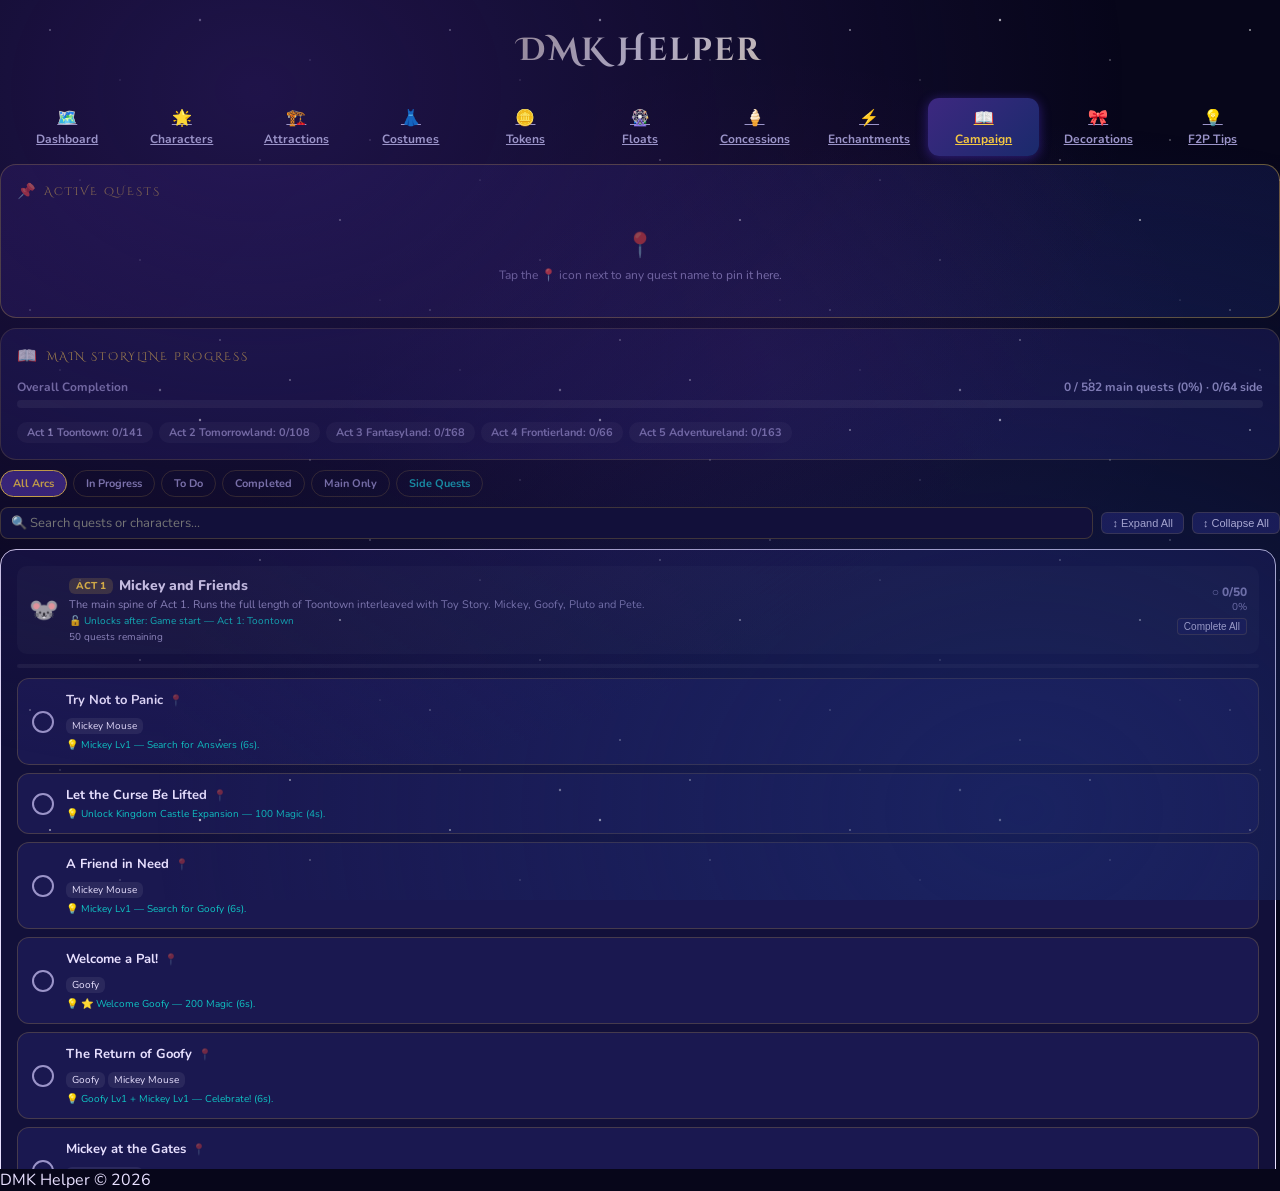
<file: campaign.html>
<!DOCTYPE html>
<html lang="en">

<head>
  <meta charset="UTF-8">
  <meta name="viewport" content="width=device-width, initial-scale=1.0">
  <title>Campaign — DMK Helper</title>
  <link
    href="https://fonts.googleapis.com/css2?family=Cinzel+Decorative:wght@700&family=Nunito:wght@400;600;700;800&display=swap"
    rel="stylesheet">
  <link rel="stylesheet" href="css/style.css">
</head>

<body data-page="campaign">
  <!-- Header -->
  <header>
    <h1>DMK Helper</h1>
  </header>

  <!-- Navigation -->
  <nav class="tabs">
    <a class="tab" href="index.html"><span class="tab-icon">🗺️</span>Dashboard</a>
    <a class="tab" href="characters.html"><span class="tab-icon">🌟</span>Characters</a>
    <a class="tab" href="attractions.html"><span class="tab-icon">🏗️</span>Attractions</a>
    <a class="tab" href="costumes.html"><span class="tab-icon">👗</span>Costumes</a>
    <a class="tab" href="tokens.html"><span class="tab-icon">🪙</span>Tokens</a>
    <a class="tab" href="floats.html"><span class="tab-icon">🎡</span>Floats</a>
    <a class="tab" href="concessions.html"><span class="tab-icon">🍦</span>Concessions</a>
    <a class="tab" href="enchantments.html"><span class="tab-icon">⚡</span>Enchantments</a>
    <a class="tab active" href="campaign.html"><span class="tab-icon">📖</span>Campaign</a>
    <a class="tab" href="decorations.html"><span class="tab-icon">🎀</span>Decorations</a>
    <a class="tab" href="tips.html"><span class="tab-icon">💡</span>F2P Tips</a>
  </nav>

  <!-- Main Content -->
  <main>
    <!-- CAMPAIGN -->
    <!-- CAMPAIGN -->
    <div id="tab-campaign" class="section active">

      <!-- ── ACTIVE QUESTS PANEL ── -->
      <div id="active-quests-panel" class="card"
        style="margin-bottom:10px;border-color:rgba(245,200,66,0.4);background:linear-gradient(135deg,rgba(42,26,94,0.55),rgba(26,42,108,0.35));">
        <div style="display:flex;align-items:center;gap:8px;margin-bottom:10px;">
          <span style="font-size:15px;">📌</span>
          <span
            style="font-family:'Cinzel Decorative',cursive;font-size:11px;color:var(--gold);letter-spacing:2px;text-transform:uppercase;">Active
            Quests</span>
          <span id="active-quest-count" style="font-size:11px;font-weight:600;color:var(--muted);"></span>
          <button id="clear-done-btn"
            style="margin-left:auto;font-size:10px;padding:2px 9px;border-radius:6px;border:1px solid rgba(57,232,124,0.3);background:rgba(57,232,124,0.08);color:var(--green);cursor:pointer;display:none;font-family:'Nunito',sans-serif;font-weight:700;">
            ✓ Clear Done
          </button>
        </div>
        <div id="active-quest-list" style="display:flex;flex-direction:column;gap:6px;"></div>
        <div id="active-quest-empty" style="text-align:center;padding:18px 10px;color:var(--muted);font-size:12px;">
          <span style="font-size:24px;display:block;margin-bottom:6px;opacity:0.5;">📍</span>
          Tap the 📍 icon next to any quest name to pin it here.
        </div>
      </div>

      <!-- ── STORYLINE PROGRESS ── -->
      <div class="card" style="margin-bottom:10px;">
        <div class="card-title"><span class="icon">📖</span>Main Storyline Progress</div>
        <div class="prog-header">
          <span>Overall Completion</span>
          <span id="story-pct-label">0 / 0 quests</span>
        </div>
        <div class="prog-bar">
          <div class="prog-fill" id="story-prog-bar" style="width:0%"></div>
        </div>
        <div style="display:flex;gap:6px;flex-wrap:wrap;margin-top:8px;" id="arc-pill-row"></div>
      </div>

      <div class="char-filters" style="margin-bottom:10px;">
        <button class="filter-btn active" data-filter="all">All Arcs</button>
        <button class="filter-btn" data-filter="inprogress">In Progress</button>
        <button class="filter-btn" data-filter="todo">To Do</button>
        <button class="filter-btn" data-filter="done">Completed</button>
        <button class="filter-btn" data-filter="main">Main Only</button>
        <button class="filter-btn" data-filter="side" style="color:var(--teal);">Side Quests</button>
      </div>

      <div style="display:flex;gap:8px;align-items:center;margin-bottom:10px;">
        <input type="text" id="campaign-search" placeholder="🔍 Search quests or characters..." autocomplete="off"
          style="flex:1;background:var(--input);border:1px solid var(--border);border-radius:8px;padding:6px 10px;color:var(--text);font-size:13px;">
        <button id="expand-all-arcs-btn"
          style="font-size:11px;padding:4px 10px;border-radius:6px;border:1px solid var(--border);background:var(--card2);color:var(--text);cursor:pointer;white-space:nowrap;">↕
          Expand All</button>
        <button id="collapse-all-arcs-btn"
          style="font-size:11px;padding:4px 10px;border-radius:6px;border:1px solid var(--border);background:var(--card2);color:var(--text);cursor:pointer;white-space:nowrap;">↕
          Collapse All</button>
      </div>

      <div class="scroll-y">
        <div id="arc-list"></div>
      </div>
    </div>
  </main>

  <!-- Footer -->
  <footer>
    <p>DMK Helper © 2026</p>
  </footer>
  <script src="data.js"></script>
  <script src="main.js"></script>
</body>

</html>
</file>
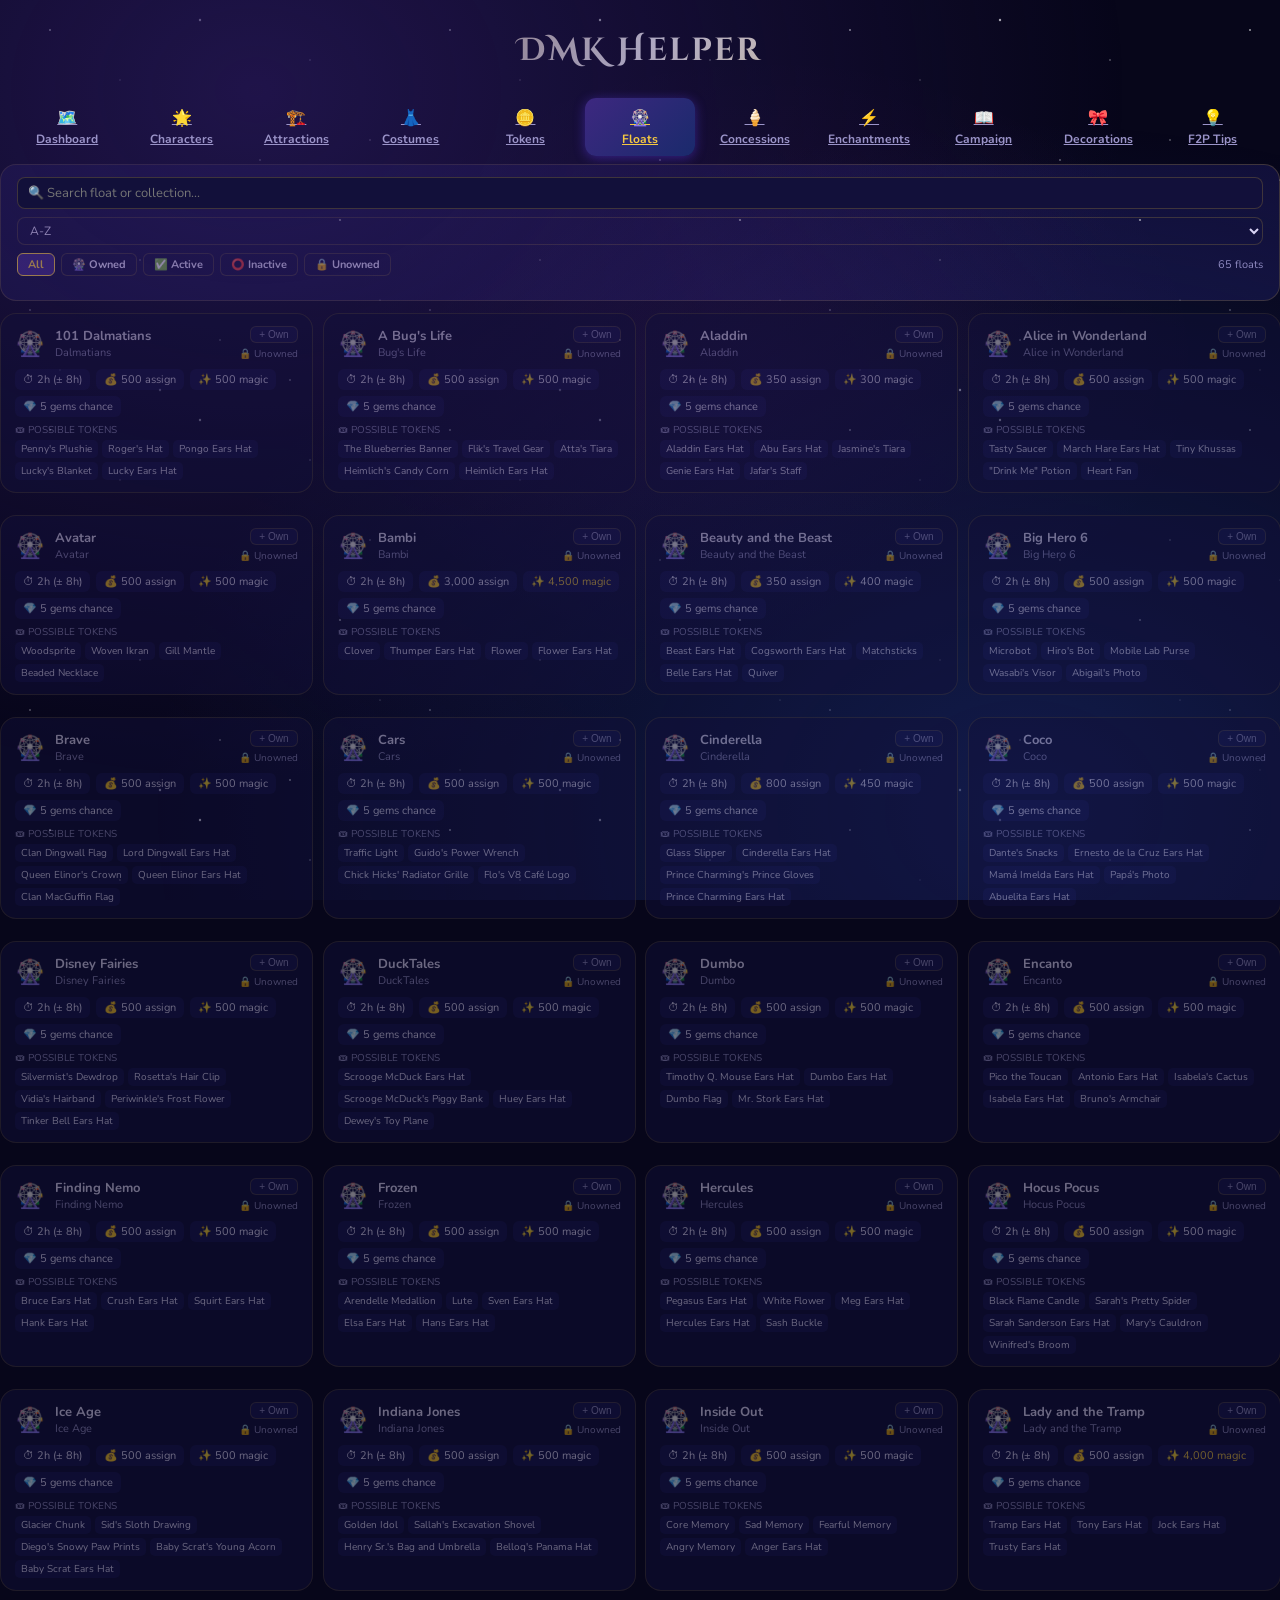
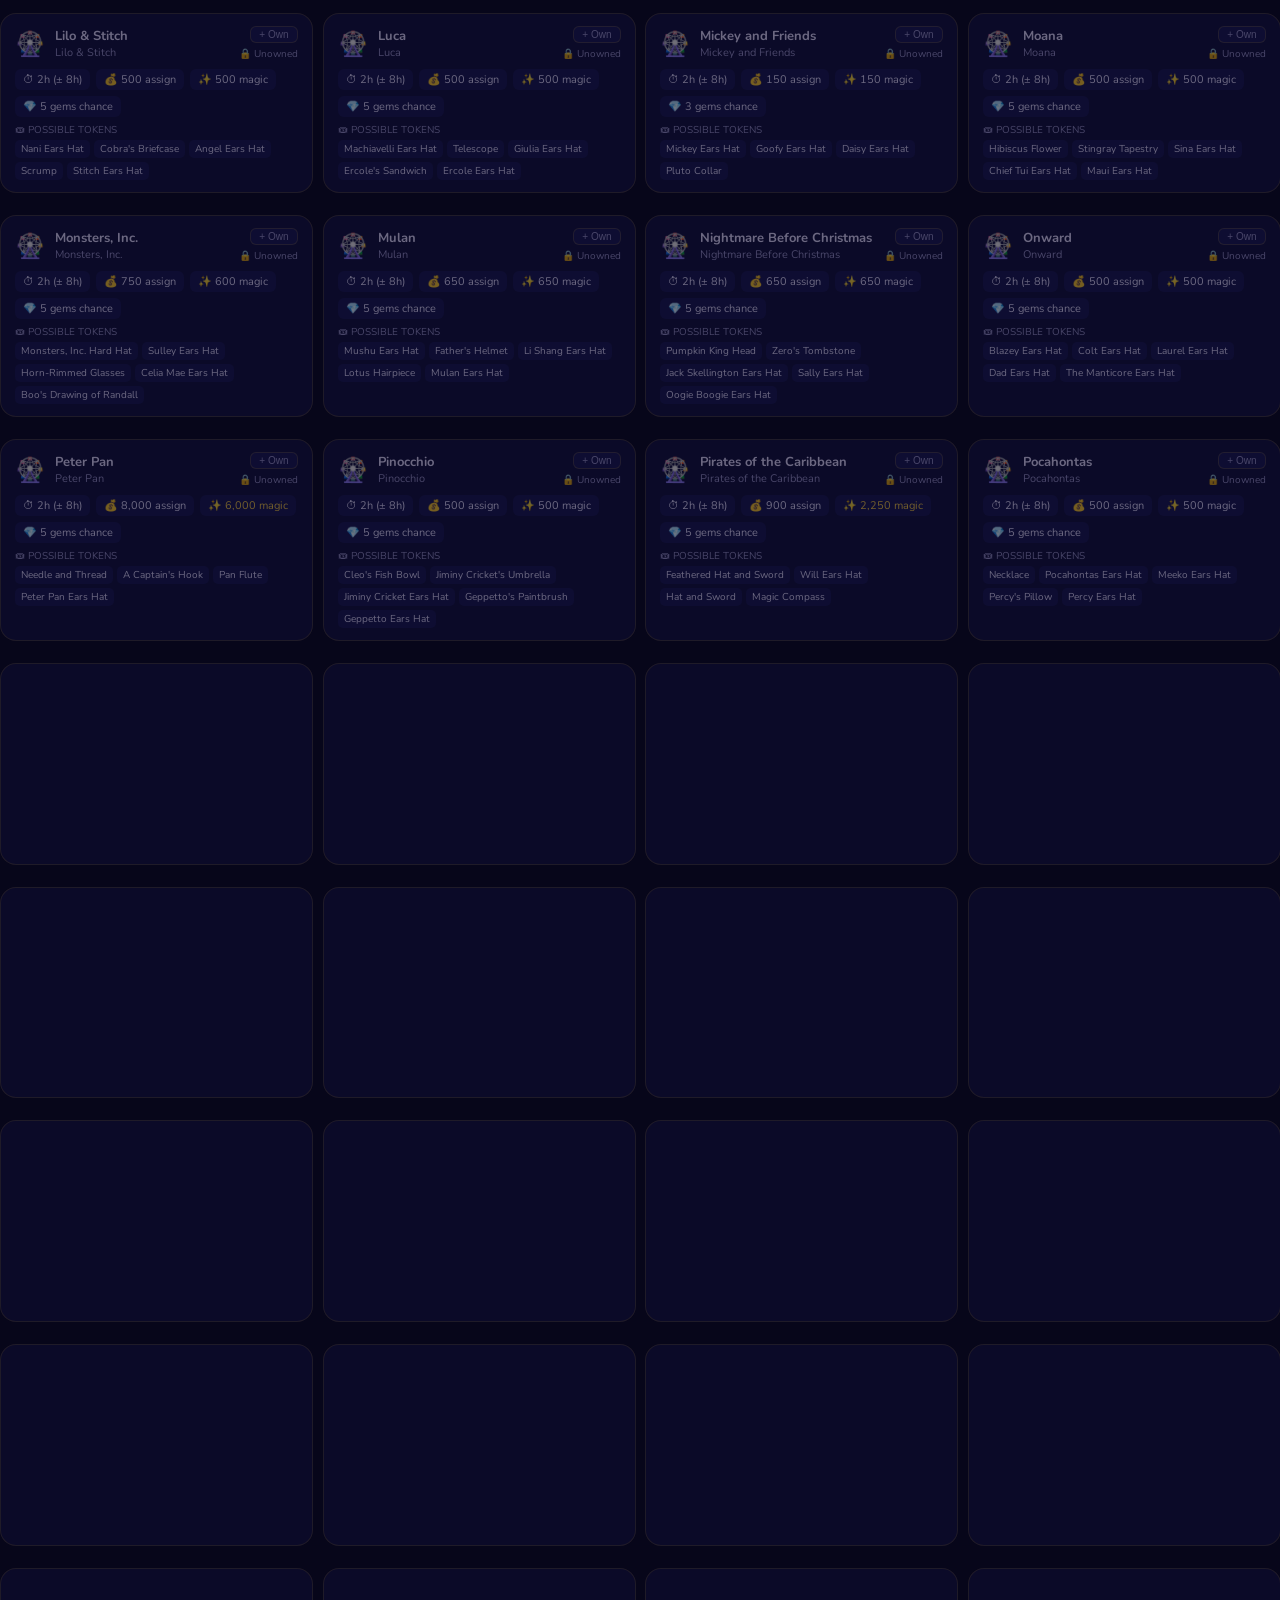
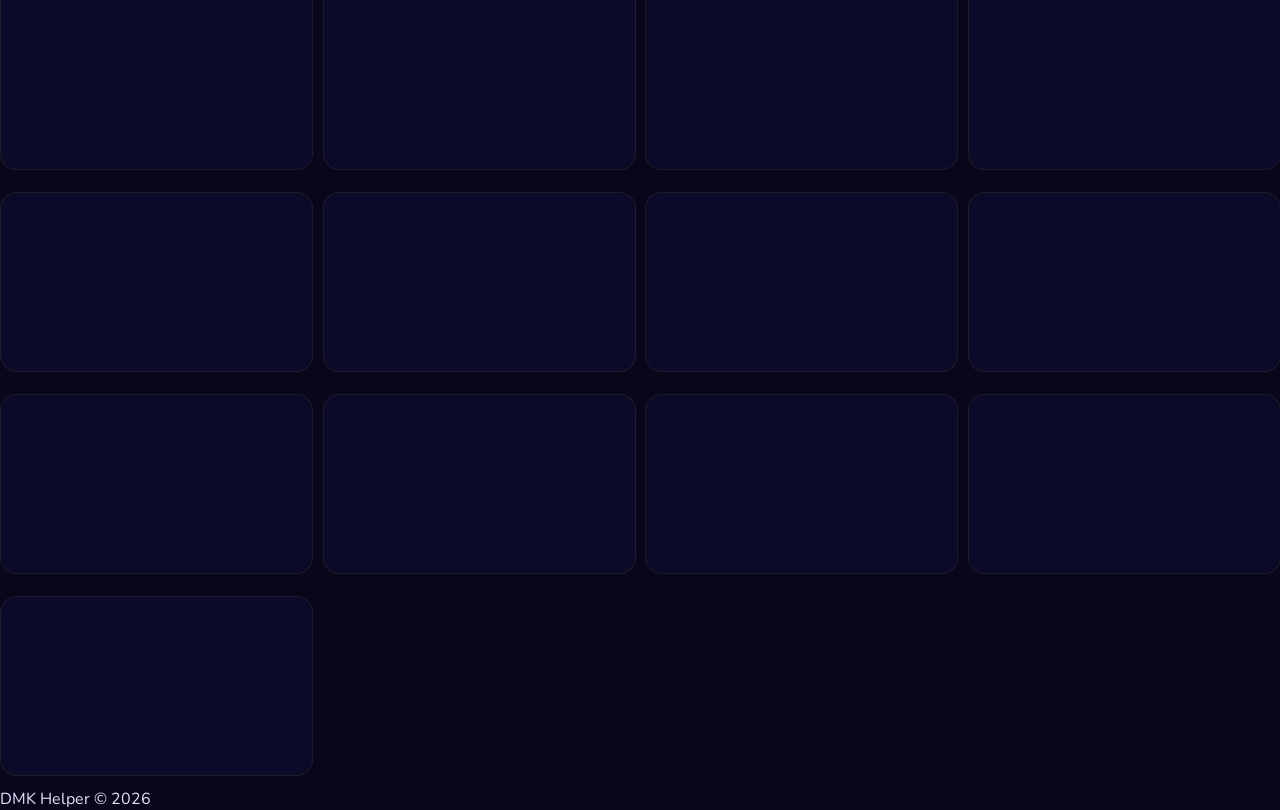
<file: floats.html>
<!DOCTYPE html>
<html lang="en">
<head>
  <meta charset="UTF-8">
  <meta name="viewport" content="width=device-width, initial-scale=1.0">
  <title>Floats — DMK Helper</title>
  <link
    href="https://fonts.googleapis.com/css2?family=Cinzel+Decorative:wght@700&family=Nunito:wght@400;600;700;800&display=swap"
    rel="stylesheet">
  <link rel="stylesheet" href="css/style.css">
</head>
<body data-page="floats">
  <!-- Header -->
  <header>
    <h1>DMK Helper</h1>
  </header>

  <!-- Navigation -->
  <nav class="tabs">
    <a class="tab" href="index.html"><span class="tab-icon">🗺️</span>Dashboard</a>
    <a class="tab" href="characters.html"><span class="tab-icon">🌟</span>Characters</a>
    <a class="tab" href="attractions.html"><span class="tab-icon">🏗️</span>Attractions</a>
    <a class="tab" href="costumes.html"><span class="tab-icon">👗</span>Costumes</a>
    <a class="tab" href="tokens.html"><span class="tab-icon">🪙</span>Tokens</a>
    <a class="tab active" href="floats.html"><span class="tab-icon">🎡</span>Floats</a>
    <a class="tab" href="concessions.html"><span class="tab-icon">🍦</span>Concessions</a>
    <a class="tab" href="enchantments.html"><span class="tab-icon">⚡</span>Enchantments</a>
    <a class="tab" href="campaign.html"><span class="tab-icon">📖</span>Campaign</a>
    <a class="tab" href="decorations.html"><span class="tab-icon">🎀</span>Decorations</a>
    <a class="tab" href="tips.html"><span class="tab-icon">💡</span>F2P Tips</a>
  </nav>

  <!-- Main Content -->
  <main>
    <!-- Floats -->
    <div id="tab-floats" class="section active">
      <div class="card" style="padding:12px 16px;">
      <div style="display:flex;gap:8px;align-items:center;flex-wrap:wrap;">
        <input type="text" id="float-search" placeholder="🔍 Search float or collection..." autocomplete="off"
          style="flex:1;min-width:160px;background:var(--input);border:1px solid var(--border);border-radius:8px;padding:6px 10px;color:var(--text);font-size:13px;">
        <select id="float-sort"
          style="background:var(--input);border:1px solid var(--border);color:var(--text);font-size:12px;border-radius:8px;padding:4px 8px;cursor:pointer;height:28px;">
          <option value="name">A-Z</option>
          <option value="magic">Magic Reward</option>
          <option value="cost">Assign Cost</option>
        </select>
      </div>
      <div class="char-filters" style="margin-top:8px;display:flex;gap:6px;flex-wrap:wrap;align-items:center;">
        <button data-filter="all" id="float-btn-all" class="filter-btn" style="font-size:11px;padding:3px 10px;border-radius:6px;border:1px solid var(--border);background:var(--accent);color:#fff;cursor:pointer;">All</button>
        <button data-filter="owned" id="float-btn-owned" class="filter-btn" style="font-size:11px;padding:3px 10px;border-radius:6px;border:1px solid var(--border);background:var(--card);color:var(--text);cursor:pointer;">🎡 Owned</button>
        <button data-filter="active" id="float-btn-active" class="filter-btn" style="font-size:11px;padding:3px 10px;border-radius:6px;border:1px solid var(--border);background:var(--card);color:var(--text);cursor:pointer;">✅ Active</button>
        <button data-filter="inactive" id="float-btn-inactive" class="filter-btn" style="font-size:11px;padding:3px 10px;border-radius:6px;border:1px solid var(--border);background:var(--card);color:var(--text);cursor:pointer;">⭕ Inactive</button>
        <button data-filter="unowned" id="float-btn-unowned" class="filter-btn" style="font-size:11px;padding:3px 10px;border-radius:6px;border:1px solid var(--border);background:var(--card);color:var(--text);cursor:pointer;">🔒 Unowned</button>
        <span id="float-count" style="margin-left:auto;font-size:11px;color:var(--muted);"></span>
      </div>
    </div>
    <div style="margin-top:8px;">
      <div id="float-list" style="display:grid;grid-template-columns:repeat(auto-fill,minmax(300px,1fr));gap:10px;"></div>
    </div>
    </div>
  </main>

  <!-- Footer -->
  <footer>
    <p>DMK Helper © 2026</p>
  </footer>
   <script src="data.js"></script>
  <script src="main.js"></script>
</body>
</html>
</file>
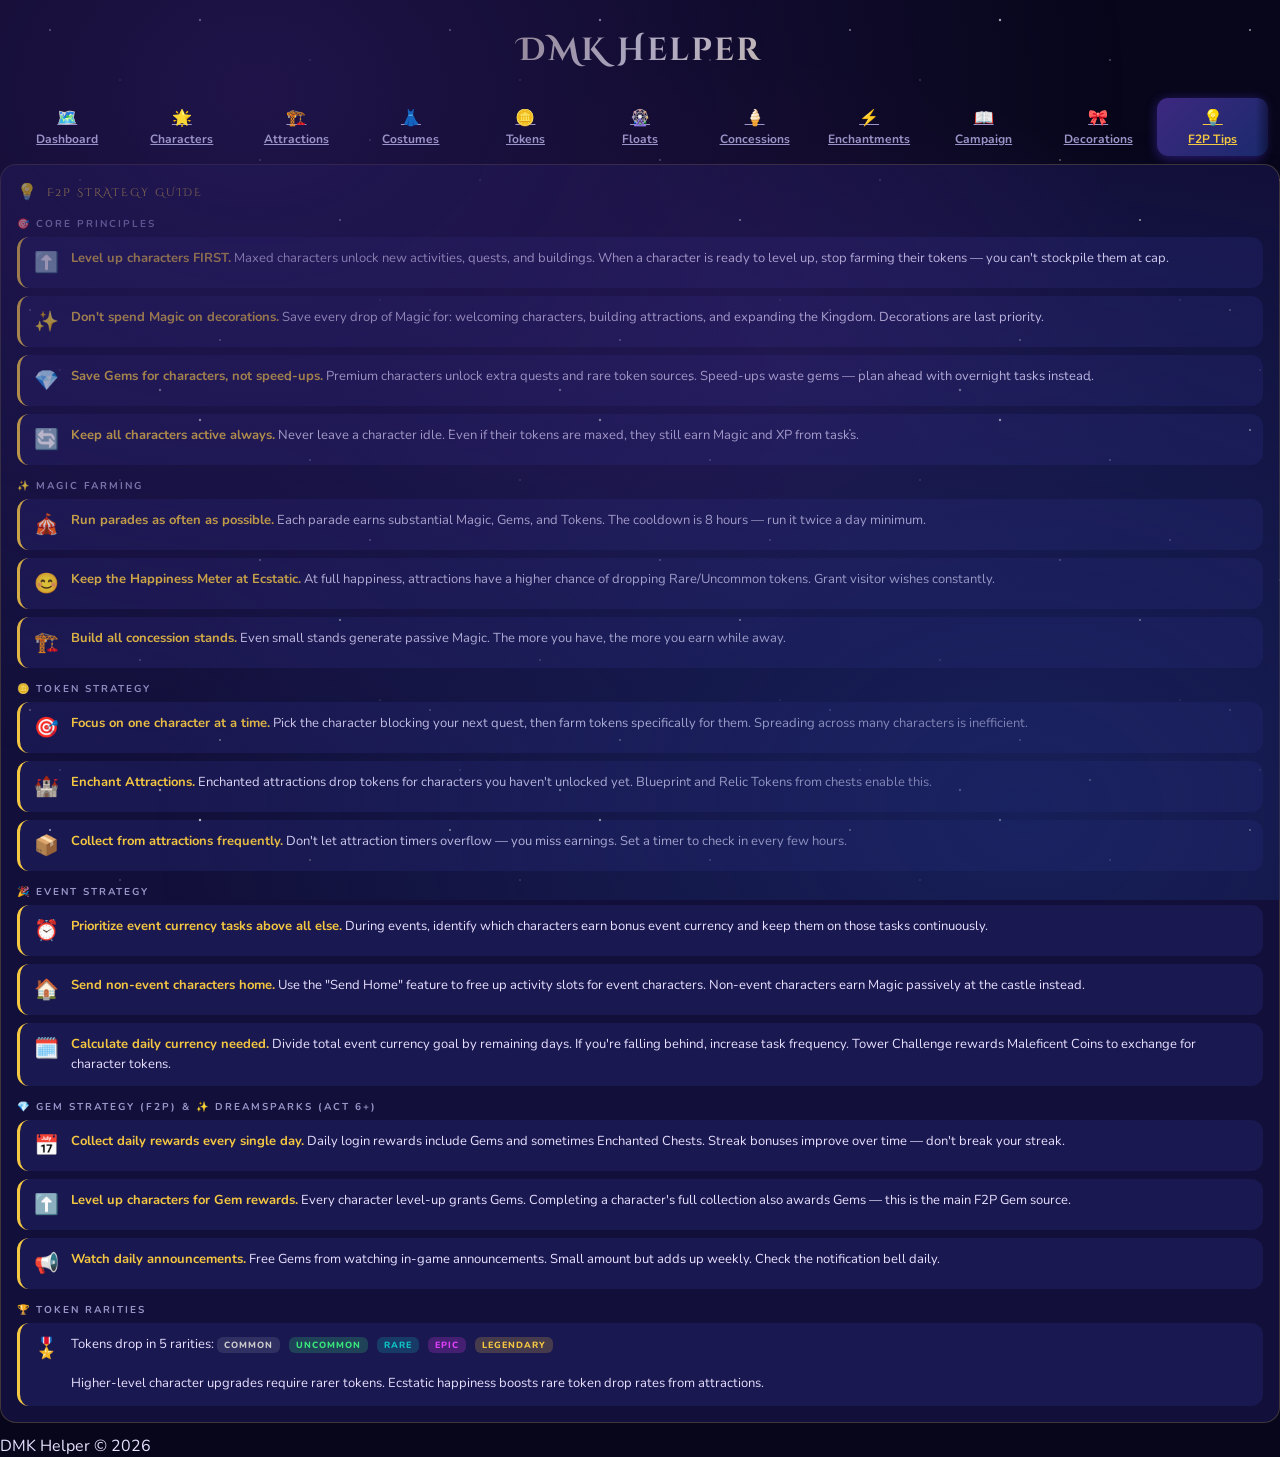
<file: tips.html>
<!DOCTYPE html>
<html lang="en">

<head>
  <meta charset="UTF-8">
  <meta name="viewport" content="width=device-width, initial-scale=1.0">
  <title>F2P Tips — DMK Helper</title>
  <link
    href="https://fonts.googleapis.com/css2?family=Cinzel+Decorative:wght@700&family=Nunito:wght@400;600;700;800&display=swap"
    rel="stylesheet">
  <link rel="stylesheet" href="css/style.css">
</head>

<body data-page="tips">
  <!-- Header -->
  <header>
    <h1>DMK Helper</h1>
  </header>

  <!-- Navigation -->
  <nav class="tabs">
    <a class="tab" href="index.html"><span class="tab-icon">🗺️</span>Dashboard</a>
    <a class="tab" href="characters.html"><span class="tab-icon">🌟</span>Characters</a>
    <a class="tab" href="attractions.html"><span class="tab-icon">🏗️</span>Attractions</a>
    <a class="tab" href="costumes.html"><span class="tab-icon">👗</span>Costumes</a>
    <a class="tab" href="tokens.html"><span class="tab-icon">🪙</span>Tokens</a>
    <a class="tab" href="floats.html"><span class="tab-icon">🎡</span>Floats</a>
    <a class="tab" href="concessions.html"><span class="tab-icon">🍦</span>Concessions</a>
    <a class="tab" href="enchantments.html"><span class="tab-icon">⚡</span>Enchantments</a>
    <a class="tab" href="campaign.html"><span class="tab-icon">📖</span>Campaign</a>
    <a class="tab" href="decorations.html"><span class="tab-icon">🎀</span>Decorations</a>
    <a class="tab active" href="tips.html"><span class="tab-icon">💡</span>F2P Tips</a>
  </nav>

  <!-- Main Content -->
  <main>
    <!-- TIPS -->
    <div id="tab-tips" class="section active">
      <div class="card">
        <div class="card-title"><span class="icon">💡</span>F2P Strategy Guide</div>

        <div class="tip-category">🎯 Core Principles</div>
        <div class="tip-list">
          <div class="tip-item">
            <span class="tip-icon">⬆️</span>
            <div class="tip-text"><strong>Level up characters FIRST.</strong> Maxed characters unlock new activities,
              quests, and buildings. When a character is ready to level up, stop farming their tokens — you can't
              stockpile them at cap.</div>
          </div>
          <div class="tip-item">
            <span class="tip-icon">✨</span>
            <div class="tip-text"><strong>Don't spend Magic on decorations.</strong> Save every drop of Magic for:
              welcoming characters, building attractions, and expanding the Kingdom. Decorations are last priority.
            </div>
          </div>
          <div class="tip-item">
            <span class="tip-icon">💎</span>
            <div class="tip-text"><strong>Save Gems for characters, not speed-ups.</strong> Premium characters unlock
              extra quests and rare token sources. Speed-ups waste gems — plan ahead with overnight tasks instead.</div>
          </div>
          <div class="tip-item">
            <span class="tip-icon">🔄</span>
            <div class="tip-text"><strong>Keep all characters active always.</strong> Never leave a character idle. Even
              if their tokens are maxed, they still earn Magic and XP from tasks.</div>
          </div>
        </div>

        <div class="tip-category">✨ Magic Farming</div>
        <div class="tip-list">
          <div class="tip-item">
            <span class="tip-icon">🎪</span>
            <div class="tip-text"><strong>Run parades as often as possible.</strong> Each parade earns substantial
              Magic, Gems, and Tokens. The cooldown is 8 hours — run it twice a day minimum.</div>
          </div>
          <div class="tip-item">
            <span class="tip-icon">😊</span>
            <div class="tip-text"><strong>Keep the Happiness Meter at Ecstatic.</strong> At full happiness, attractions
              have a higher chance of dropping Rare/Uncommon tokens. Grant visitor wishes constantly.</div>
          </div>
          <div class="tip-item">
            <span class="tip-icon">🏗️</span>
            <div class="tip-text"><strong>Build all concession stands.</strong> Even small stands generate passive
              Magic. The more you have, the more you earn while away.</div>
          </div>
        </div>

        <div class="tip-category">🪙 Token Strategy</div>
        <div class="tip-list">
          <div class="tip-item">
            <span class="tip-icon">🎯</span>
            <div class="tip-text"><strong>Focus on one character at a time.</strong> Pick the character blocking your
              next quest, then farm tokens specifically for them. Spreading across many characters is inefficient.</div>
          </div>
          <div class="tip-item">
            <span class="tip-icon">🏰</span>
            <div class="tip-text"><strong>Enchant Attractions.</strong> Enchanted attractions drop tokens for characters
              you haven't unlocked yet. Blueprint and Relic Tokens from chests enable this.</div>
          </div>
          <div class="tip-item">
            <span class="tip-icon">📦</span>
            <div class="tip-text"><strong>Collect from attractions frequently.</strong> Don't let attraction timers
              overflow — you miss earnings. Set a timer to check in every few hours.</div>
          </div>
        </div>

        <div class="tip-category">🎉 Event Strategy</div>
        <div class="tip-list">
          <div class="tip-item">
            <span class="tip-icon">⏰</span>
            <div class="tip-text"><strong>Prioritize event currency tasks above all else.</strong> During events,
              identify which characters earn bonus event currency and keep them on those tasks continuously.</div>
          </div>
          <div class="tip-item">
            <span class="tip-icon">🏠</span>
            <div class="tip-text"><strong>Send non-event characters home.</strong> Use the "Send Home" feature to free
              up activity slots for event characters. Non-event characters earn Magic passively at the castle instead.
            </div>
          </div>
          <div class="tip-item">
            <span class="tip-icon">🗓️</span>
            <div class="tip-text"><strong>Calculate daily currency needed.</strong> Divide total event currency goal by
              remaining days. If you're falling behind, increase task frequency. Tower Challenge rewards Maleficent
              Coins to exchange for character tokens.</div>
          </div>
        </div>

        <div class="tip-category">💎 Gem Strategy (F2P) &amp; ✨ Dreamsparks (Act 6+)</div>
        <div class="tip-list">
          <div class="tip-item">
            <span class="tip-icon">📅</span>
            <div class="tip-text"><strong>Collect daily rewards every single day.</strong> Daily login rewards include
              Gems and sometimes Enchanted Chests. Streak bonuses improve over time — don't break your streak.</div>
          </div>
          <div class="tip-item">
            <span class="tip-icon">⬆️</span>
            <div class="tip-text"><strong>Level up characters for Gem rewards.</strong> Every character level-up grants
              Gems. Completing a character's full collection also awards Gems — this is the main F2P Gem source.</div>
          </div>
          <div class="tip-item">
            <span class="tip-icon">📢</span>
            <div class="tip-text"><strong>Watch daily announcements.</strong> Free Gems from watching in-game
              announcements. Small amount but adds up weekly. Check the notification bell daily.</div>
          </div>
        </div>

        <div class="tip-category">🏆 Token Rarities</div>
        <div class="tip-list">
          <div class="tip-item">
            <span class="tip-icon">🎖️</span>
            <div class="tip-text">
              Tokens drop in 5 rarities:
              <span class="rarity rarity-common">Common</span> &nbsp;
              <span class="rarity rarity-uncommon">Uncommon</span> &nbsp;
              <span class="rarity rarity-rare">Rare</span> &nbsp;
              <span class="rarity rarity-epic">Epic</span> &nbsp;
              <span class="rarity rarity-legendary">Legendary</span><br><br>
              Higher-level character upgrades require rarer tokens. Ecstatic happiness boosts rare token drop rates from
              attractions.
            </div>
          </div>
        </div>
      </div>
    </div>
  </main>

  <!-- Footer -->
  <footer>
    <p>DMK Helper © 2026</p>
  </footer>
</body>

</html>
</file>
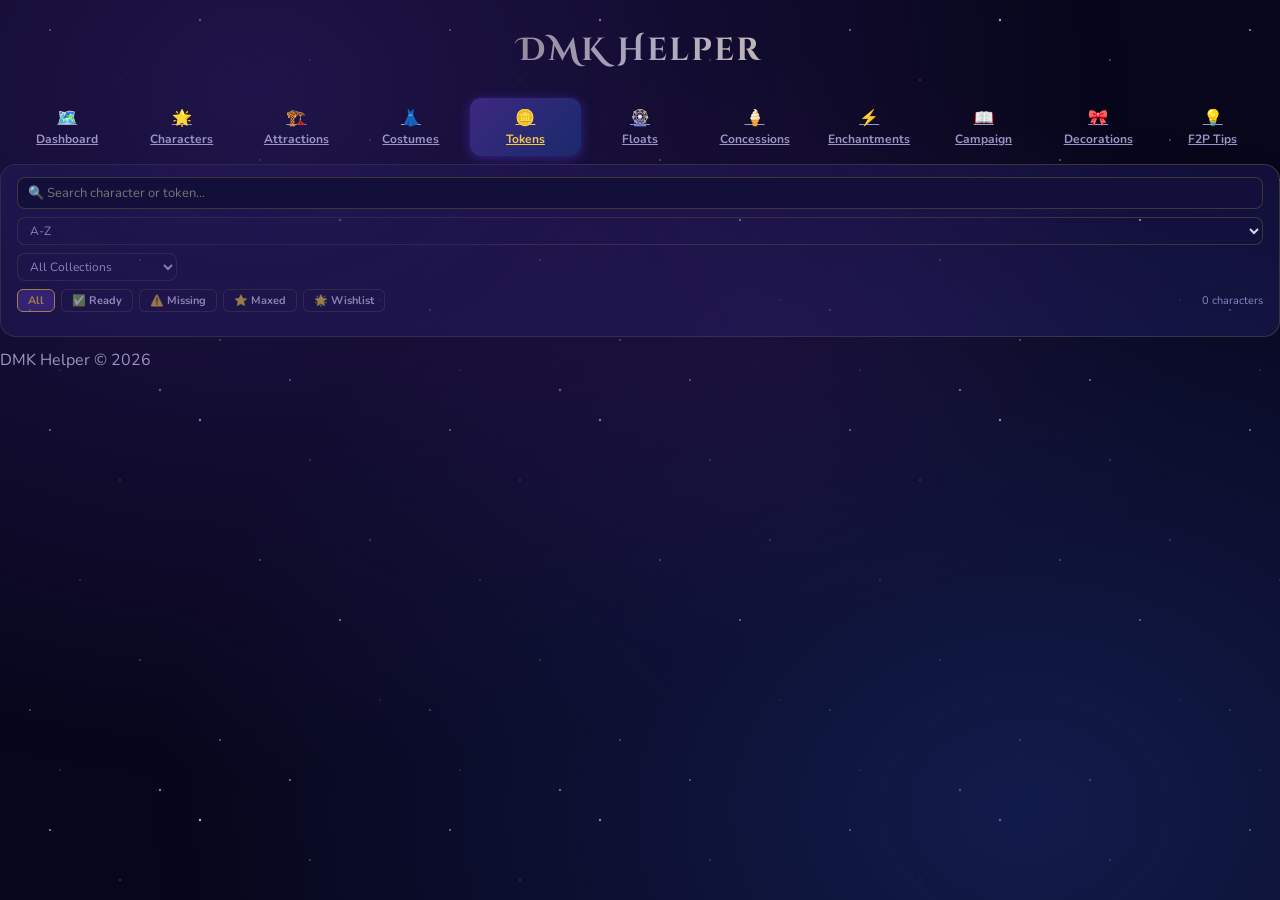
<file: tokens.html>
<!DOCTYPE html>
<html lang="en">
<head>
  <meta charset="UTF-8">
  <meta name="viewport" content="width=device-width, initial-scale=1.0">
  <title>Tokens — DMK Helper</title>
  <link
    href="https://fonts.googleapis.com/css2?family=Cinzel+Decorative:wght@700&family=Nunito:wght@400;600;700;800&display=swap"
    rel="stylesheet">
  <link rel="stylesheet" href="css/style.css">
</head>
<body data-page="tokens">
  <!-- Header -->
  <header>
    <h1>DMK Helper</h1>
  </header>

  <!-- Navigation -->
  <nav class="tabs">
    <a class="tab" href="index.html"><span class="tab-icon">🗺️</span>Dashboard</a>
    <a class="tab" href="characters.html"><span class="tab-icon">🌟</span>Characters</a>
    <a class="tab" href="attractions.html"><span class="tab-icon">🏗️</span>Attractions</a>
    <a class="tab" href="costumes.html"><span class="tab-icon">👗</span>Costumes</a>
    <a class="tab active" href="tokens.html"><span class="tab-icon">🪙</span>Tokens</a>
    <a class="tab" href="floats.html"><span class="tab-icon">🎡</span>Floats</a>
    <a class="tab" href="concessions.html"><span class="tab-icon">🍦</span>Concessions</a>
    <a class="tab" href="enchantments.html"><span class="tab-icon">⚡</span>Enchantments</a>
    <a class="tab" href="campaign.html"><span class="tab-icon">📖</span>Campaign</a>
    <a class="tab" href="decorations.html"><span class="tab-icon">🎀</span>Decorations</a>
    <a class="tab" href="tips.html"><span class="tab-icon">💡</span>F2P Tips</a>
  </nav>

  <!-- Main Content -->
  <main>
    <!-- tokens -->
    <div id="tab-tokens" class="section active">
      <div class="card" style="padding:12px 16px;">
      <div style="display:flex;gap:8px;align-items:center;flex-wrap:wrap;">
        <input type="text" id="tok-search" placeholder="🔍 Search character or token..." autocomplete="off"
          style="flex:1;min-width:160px;background:var(--input);border:1px solid var(--border);border-radius:8px;padding:6px 10px;color:var(--text);font-size:13px;"
          >
        <select id="tok-sort"
          style="background:var(--input);border:1px solid var(--border);color:var(--text);font-size:12px;border-radius:8px;padding:4px 8px;cursor:pointer;height:28px;">
          <option value="name">A-Z</option>
          <option value="ready">Ready First</option>
          <option value="progress">Most Progress</option>
        </select>
        <select id="tok-coll-filter"
          style="background:var(--input);border:1px solid var(--border);color:var(--text);font-size:12px;border-radius:8px;padding:4px 8px;cursor:pointer;height:28px;max-width:160px;">
          <option value="">All Collections</option>
        </select>
      </div>
      <div class="char-filters" style="margin-top:8px;display:flex;gap:6px;flex-wrap:wrap;align-items:center;">
        <button data-filter="all" id="tok-btn-all" class="filter-btn" style="font-size:11px;padding:3px 10px;border-radius:6px;border:1px solid var(--border);background:var(--accent);color:#fff;cursor:pointer;">All</button>
        <button data-filter="ready" id="tok-btn-ready" class="filter-btn" style="font-size:11px;padding:3px 10px;border-radius:6px;border:1px solid var(--border);background:var(--card);color:var(--text);cursor:pointer;">✅ Ready</button>
        <button data-filter="missing" id="tok-btn-missing" class="filter-btn" style="font-size:11px;padding:3px 10px;border-radius:6px;border:1px solid var(--border);background:var(--card);color:var(--text);cursor:pointer;">⚠️ Missing</button>
        <button data-filter="maxed" id="tok-btn-maxed" class="filter-btn" style="font-size:11px;padding:3px 10px;border-radius:6px;border:1px solid var(--border);background:var(--card);color:var(--text);cursor:pointer;">⭐ Maxed</button>
        <button data-filter="wishlist" id="tok-btn-wishlist" class="filter-btn" style="font-size:11px;padding:3px 10px;border-radius:6px;border:1px solid var(--border);background:var(--card);color:var(--text);cursor:pointer;">🌟 Wishlist</button>
        <span id="tok-count" style="margin-left:auto;font-size:11px;color:var(--muted);"></span>
      </div>
    </div>
    <div style="margin-top:8px;">
      <div id="tok-summary"></div>
      <div id="tok-list" style="display:flex;flex-direction:column;gap:10px;"></div>
    </div>
    </div>
  </main>

  <!-- Footer -->
  <footer>
    <p>DMK Helper © 2026</p>
  </footer>
  <script src="data.js"></script>
  <script src="main.js"></script>
</body>
</html>
</file>
<file: css/style.css>
:root {
    --gold: #f5c842;
    --gold-dark: #c99a10;
    --deep: #0a0820;
    --purple: #2a1a5e;
    --purple-light: #3d2880;
    --blue: #1a2a6c;
    --teal: #0fc4c4;
    --pink: #e040fb;
    --bg: #07061a;
    --card: #12103a;
    --card2: #1a1850;
    --input: #12103a;
    --border: rgba(245, 200, 66, 0.2);
    --text: #e8e0ff;
    --muted: #9b94c9;
    --green: #39e87c;
    --red: #ff5c7a;
    --orange: #ffaa40;
  }

  * {
    box-sizing: border-box;
    margin: 0;
    padding: 0;
  }

  body {
    font-family: 'Nunito', sans-serif;
    background: var(--bg);
    color: var(--text);
    min-height: 100vh;
    overflow-x: hidden;
  }

  /* Stars background */
  body::before {
    content: '';
    position: fixed;
    inset: 0;
    background:
      radial-gradient(ellipse at 20% 10%, rgba(42, 26, 94, 0.7) 0%, transparent 60%),
      radial-gradient(ellipse at 80% 90%, rgba(26, 42, 108, 0.6) 0%, transparent 60%),
      radial-gradient(ellipse at 60% 40%, rgba(240, 64, 251, 0.06) 0%, transparent 40%),
      url("data:image/svg+xml,%3Csvg xmlns='http://www.w3.org/2000/svg' width='400' height='400'%3E%3Ccircle cx='50' cy='30' r='1' fill='white' opacity='0.6'/%3E%3Ccircle cx='120' cy='80' r='0.7' fill='white' opacity='0.4'/%3E%3Ccircle cx='200' cy='20' r='1.2' fill='white' opacity='0.7'/%3E%3Ccircle cx='310' cy='60' r='0.8' fill='white' opacity='0.5'/%3E%3Ccircle cx='370' cy='140' r='1' fill='white' opacity='0.3'/%3E%3Ccircle cx='80' cy='180' r='0.6' fill='white' opacity='0.6'/%3E%3Ccircle cx='260' cy='160' r='0.9' fill='white' opacity='0.4'/%3E%3Ccircle cx='340' cy='220' r='1.1' fill='white' opacity='0.6'/%3E%3Ccircle cx='140' cy='260' r='0.7' fill='white' opacity='0.5'/%3E%3Ccircle cx='30' cy='310' r='1' fill='white' opacity='0.3'/%3E%3Ccircle cx='220' cy='340' r='0.8' fill='white' opacity='0.7'/%3E%3Ccircle cx='380' cy='300' r='0.6' fill='white' opacity='0.4'/%3E%3Ccircle cx='160' cy='390' r='1.2' fill='white' opacity='0.5'/%3E%3Ccircle cx='290' cy='380' r='0.9' fill='white' opacity='0.6'/%3E%3Ccircle cx='60' cy='370' r='0.7' fill='white' opacity='0.3'/%3E%3C/svg%3E");
    pointer-events: none;
    z-index: 0;
  }

  .app {
    position: relative;
    z-index: 1;
    max-width: 960px;
    margin: 0 auto;
    padding: 16px;
  }

  /* Header */
  header {
    text-align: center;
    padding: 32px 16px 20px;
  }

  header h1 {
    font-family: 'Cinzel Decorative', cursive;
    font-size: clamp(18px, 5vw, 32px);
    background: linear-gradient(135deg, var(--gold), #fff, var(--gold));
    -webkit-background-clip: text;
    -webkit-text-fill-color: transparent;
    background-clip: text;
    text-shadow: none;
    letter-spacing: 2px;
    line-height: 1.2;
  }

  header p {
    color: var(--muted);
    font-size: 13px;
    margin-top: 6px;
    font-weight: 600;
    letter-spacing: 2px;
    text-transform: uppercase;
  }

  .castle-icon {
    font-size: 36px;
    display: block;
    margin-bottom: 8px;
  }

  /* Tab nav */
  .tabs {
    display: flex;
    overflow-x: auto;
    gap: 4px;
    padding: 8px 12px;
    scroll-snap-type: x mandatory;
    -webkit-overflow-scrolling: touch;
    scrollbar-width: none;
    /* Firefox */
    -ms-overflow-style: none;
    /* IE/Edge */
    /* Fade-out edges to hint scrollability */
    -webkit-mask-image: linear-gradient(to right,
        transparent 0%,
        black 24px,
        black calc(100% - 24px),
        transparent 100%);
    mask-image: linear-gradient(to right,
        transparent 0%,
        black 24px,
        black calc(100% - 24px),
        transparent 100%);
  }

  /* Hide scrollbar in Chrome/Safari */
  .tabs::-webkit-scrollbar {
    display: none;
  }

  .tab {
    flex: 1;
    min-width: 80px;
    padding: 9px 8px;
    background: none;
    border: none;
    border-radius: 11px;
    color: var(--muted);
    font-family: 'Nunito', sans-serif;
    font-size: 12px;
    font-weight: 700;
    cursor: pointer;
    transition: all 0.2s;
    text-align: center;
    white-space: nowrap;
    scroll-snap-align: start;
    flex-shrink: 0;
  }

  .tab:hover {
    color: var(--text);
    background: rgba(255, 255, 255, 0.06);
  }

  .tab.active {
    background: linear-gradient(135deg, var(--purple-light), var(--blue));
    color: var(--gold);
    box-shadow: 0 2px 12px rgba(100, 60, 255, 0.4);
  }

  .tab .tab-icon {
    display: block;
    font-size: 16px;
    margin-bottom: 2px;
  }

  /* Sections */
  .section {
    display: none;
  }

  .section.active {
    display: block;
  }

  /* Cards */
  .card {
    background: var(--card);
    border: 1px solid var(--border);
    border-radius: 16px;
    padding: 16px;
    margin-bottom: 12px;
  }

  .card-title {
    font-family: 'Cinzel Decorative', cursive;
    font-size: 11px;
    color: var(--gold);
    letter-spacing: 2px;
    text-transform: uppercase;
    margin-bottom: 12px;
    display: flex;
    align-items: center;
    gap: 8px;
  }

  .card-title .icon {
    font-size: 16px;
  }

  /* Stats row */
  .stats-row {
    display: grid;
    grid-template-columns: repeat(auto-fit, minmax(130px, 1fr));
    gap: 10px;
    margin-bottom: 14px;
  }

  .stat-box {
    background: var(--card2);
    border-radius: 12px;
    padding: 14px 10px;
    text-align: center;
    border: 1px solid var(--border);
  }

  .stat-box .stat-val {
    font-family: 'Cinzel Decorative', cursive;
    font-size: 22px;
    color: var(--gold);
    line-height: 1;
  }

  .stat-box .stat-label {
    font-size: 10px;
    color: var(--muted);
    font-weight: 700;
    letter-spacing: 1px;
    text-transform: uppercase;
    margin-top: 4px;
  }

  /* Character tracker */
  .char-filters {
    display: flex;
    gap: 6px;
    flex-wrap: wrap;
    margin-bottom: 12px;
  }

  .filter-btn {
    padding: 5px 12px;
    border-radius: 20px;
    border: 1px solid var(--border);
    background: none;
    color: var(--muted);
    font-size: 11px;
    font-weight: 700;
    cursor: pointer;
    transition: all 0.15s;
    font-family: 'Nunito', sans-serif;
  }

  .filter-btn.active,
  .filter-btn:hover {
    background: var(--purple-light) !important;
    color: var(--gold) !important;
    border-color: var(--gold) !important;
  }

  .char-grid {
    display: grid;
    grid-template-columns: repeat(auto-fill, minmax(200px, 1fr));
    gap: 10px;
  }

  .char-card {
    background: var(--card2);
    border: 1px solid var(--border);
    border-radius: 14px;
    padding: 12px;
    cursor: pointer;
    transition: transform 0.15s, box-shadow 0.15s, border-color 0.15s;
    position: relative;
    overflow: hidden;
  }

  .char-card:hover {
    transform: translateY(-2px);
    box-shadow: 0 6px 20px rgba(0, 0, 0, 0.4);
  }

  .char-card.welcomed {
    border-color: rgba(57, 232, 124, 0.4);
  }

  .char-card.maxed {
    border-color: rgba(245, 200, 66, 0.5);
  }

  .char-card.maxed::after {
    content: '★ MAX';
    position: absolute;
    top: 8px;
    right: 8px;
    background: var(--gold);
    color: var(--deep);
    font-size: 9px;
    font-weight: 800;
    padding: 2px 6px;
    border-radius: 6px;
    letter-spacing: 1px;
  }

  .char-top {
    display: flex;
    align-items: center;
    gap: 10px;
    margin-bottom: 8px;
  }

  .char-emoji {
    font-size: 28px;
  }

  .char-info {
    flex: 1;
    min-width: 0;
  }

  .char-name {
    font-weight: 800;
    font-size: 13px;
    white-space: nowrap;
    overflow: hidden;
    text-overflow: ellipsis;
    line-height: 1.2;
  }

  .char-type {
    font-size: 10px;
    color: var(--muted);
    font-weight: 600;
    margin-top: 2px;
  }

  .level-display {
    display: flex;
    align-items: center;
    justify-content: space-between;
    margin-bottom: 6px;
  }

  .level-label {
    font-size: 11px;
    color: var(--muted);
    font-weight: 700;
  }

  .level-val {
    font-size: 13px;
    font-weight: 800;
    color: var(--gold);
  }

  .level-bar {
    height: 5px;
    background: rgba(255, 255, 255, 0.08);
    border-radius: 10px;
    overflow: hidden;
    margin-bottom: 8px;
  }

  .level-bar-fill {
    height: 100%;
    border-radius: 10px;
    background: linear-gradient(90deg, var(--teal), var(--gold));
    transition: width 0.4s ease;
  }

  .char-actions {
    display: flex;
    gap: 5px;
  }

  .btn-sm {
    flex: 1;
    padding: 5px 4px;
    border-radius: 8px;
    border: none;
    font-size: 11px;
    font-weight: 700;
    cursor: pointer;
    font-family: 'Nunito', sans-serif;
    transition: opacity 0.15s;
  }

  .btn-sm:hover {
    opacity: 0.85;
  }

  .btn-plus {
    background: var(--green);
    color: var(--deep);
  }

  .btn-minus {
    background: rgba(255, 92, 122, 0.2);
    color: var(--red);
    border: 1px solid rgba(255, 92, 122, 0.3);
  }

  .btn-welcome {
    background: linear-gradient(135deg, var(--purple-light), var(--blue));
    color: var(--gold);
  }

  .not-welcomed {
    opacity: 0.5;
  }

  .not-welcomed .char-name {
    color: var(--muted);
  }

  /* Add character form */
  .add-form {
    background: var(--card2);
    border: 1px dashed var(--border);
    border-radius: 14px;
    padding: 14px;
    margin-bottom: 14px;
  }

  .form-row {
    display: grid;
    grid-template-columns: 1fr 1fr;
    gap: 8px;
    margin-bottom: 8px;
  }

  .form-row.trio {
    grid-template-columns: 1fr 1fr 1fr;
  }

  input[type="text"],
  select {
    width: 100%;
    background: var(--card);
    border: 1px solid var(--border);
    border-radius: 8px;
    padding: 8px 10px;
    color: var(--text);
    font-family: 'Nunito', sans-serif;
    font-size: 13px;
    outline: none;
  }

  input[type="text"]:focus,
  select:focus {
    border-color: var(--gold);
  }

  select option {
    background: var(--card);
  }

  .btn-add {
    width: 100%;
    padding: 9px;
    background: linear-gradient(135deg, var(--gold-dark), var(--gold));
    color: var(--deep);
    border: none;
    border-radius: 10px;
    font-size: 13px;
    font-weight: 800;
    cursor: pointer;
    font-family: 'Nunito', sans-serif;
    letter-spacing: 1px;
    transition: opacity 0.15s;
  }

  .btn-add:hover {
    opacity: 0.9;
  }

  /* Campaign / Storyline */
  .quest-list {
    display: flex;
    flex-direction: column;
    gap: 8px;
  }

  .quest-item {
    display: flex;
    align-items: center;
    gap: 12px;
    background: var(--card2);
    border-radius: 12px;
    padding: 12px 14px;
    border: 1px solid var(--border);
    transition: border-color 0.15s;
    cursor: pointer;
  }

  .quest-item.done {
    border-color: rgba(57, 232, 124, 0.35);
    opacity: 0.7;
  }

  .quest-check {
    width: 22px;
    height: 22px;
    border-radius: 50%;
    border: 2px solid var(--muted);
    display: flex;
    align-items: center;
    justify-content: center;
    font-size: 12px;
    flex-shrink: 0;
    transition: all 0.2s;
  }

  .quest-item.done .quest-check {
    background: var(--green);
    border-color: var(--green);
    color: var(--deep);
  }

  .quest-content {
    flex: 1
  }

  .quest-name {
    font-weight: 700;
    font-size: 13px;
  }

  .quest-sub {
    font-size: 11px;
    color: var(--muted);
    margin-top: 2px;
  }

  .quest-reward {
    font-size: 11px;
    color: var(--gold);
    font-weight: 700;
    white-space: nowrap;
  }

  /* Events */
  .event-card {
    background: linear-gradient(135deg, rgba(42, 26, 94, 0.8), rgba(26, 42, 108, 0.6));
    border: 1px solid rgba(245, 200, 66, 0.35);
    border-radius: 16px;
    padding: 16px;
    margin-bottom: 10px;
    position: relative;
    overflow: hidden;
  }

  .event-card::before {
    content: '';
    position: absolute;
    top: -30px;
    right: -30px;
    width: 80px;
    height: 80px;
    border-radius: 50%;
    background: radial-gradient(rgba(245, 200, 66, 0.15), transparent 70%);
  }

  .event-header {
    display: flex;
    justify-content: space-between;
    align-items: flex-start;
    margin-bottom: 10px;
  }

  .event-name {
    font-weight: 800;
    font-size: 14px;
  }

  .event-emoji {
    font-size: 24px;
  }

  .event-status {
    font-size: 10px;
    font-weight: 700;
    letter-spacing: 1px;
    padding: 3px 8px;
    border-radius: 10px;
    margin-top: 4px;
    display: inline-block;
  }

  .status-active {
    background: rgba(57, 232, 124, 0.2);
    color: var(--green);
  }

  .status-upcoming {
    background: rgba(255, 170, 64, 0.2);
    color: var(--orange);
  }

  .status-past {
    background: rgba(255, 255, 255, 0.08);
    color: var(--muted);
  }

  .event-progress {
    margin-top: 10px;
  }

  .event-prog-bar {
    height: 6px;
    background: rgba(255, 255, 255, 0.08);
    border-radius: 10px;
    overflow: hidden;
    margin: 5px 0;
  }

  .event-prog-fill {
    height: 100%;
    border-radius: 10px;
    background: linear-gradient(90deg, var(--pink), var(--gold));
  }

  .event-prog-label {
    display: flex;
    justify-content: space-between;
    font-size: 11px;
    color: var(--muted);
    font-weight: 600;
  }

  .event-days {
    display: flex;
    align-items: center;
    gap: 5px;
    font-size: 11px;
    color: var(--muted);
    font-weight: 600;
    margin-top: 6px;
  }

  /* Resources */
  .resource-grid {
    display: grid;
    grid-template-columns: repeat(auto-fit, minmax(140px, 1fr));
    gap: 10px;
  }

  .resource-item {
    background: var(--card2);
    border-radius: 14px;
    padding: 14px 12px;
    border: 1px solid var(--border);
    text-align: center;
  }

  .resource-icon {
    font-size: 28px;
    margin-bottom: 6px;
  }

  .resource-name {
    font-size: 10px;
    color: var(--muted);
    font-weight: 700;
    letter-spacing: 1px;
    text-transform: uppercase;
  }

  .resource-val {
    font-family: 'Cinzel Decorative', cursive;
    font-size: 18px;
    color: var(--gold);
    margin: 4px 0 8px;
  }

  .resource-controls {
    display: flex;
    gap: 5px;
    justify-content: center;
  }

  .res-btn {
    width: 30px;
    height: 30px;
    border-radius: 8px;
    border: none;
    font-size: 16px;
    font-weight: 700;
    cursor: pointer;
    font-family: 'Nunito', sans-serif;
    transition: opacity 0.15s;
    display: flex;
    align-items: center;
    justify-content: center;
  }

  .res-btn:hover {
    opacity: 0.8;
  }

  .res-btn-p {
    background: var(--green);
    color: var(--deep);
  }

  .res-btn-m {
    background: rgba(255, 92, 122, 0.2);
    color: var(--red);
    border: 1px solid rgba(255, 92, 122, 0.3);
  }

  .res-input {
    width: 60px;
    background: var(--card);
    border: 1px solid var(--border);
    border-radius: 8px;
    padding: 4px 6px;
    color: var(--gold);
    font-family: 'Cinzel Decorative', cursive;
    font-size: 13px;
    text-align: center;
    outline: none;
  }

  /* Tips */
  .tip-list {
    display: flex;
    flex-direction: column;
    gap: 8px;
  }

  .tip-item {
    display: flex;
    gap: 12px;
    background: var(--card2);
    border-radius: 12px;
    padding: 12px 14px;
    border-left: 3px solid var(--gold);
  }

  .tip-icon {
    font-size: 20px;
    flex-shrink: 0;
  }

  .tip-text {
    font-size: 13px;
    line-height: 1.5;
  }

  .tip-text strong {
    color: var(--gold);
  }

  .tip-category {
    font-size: 10px;
    color: var(--muted);
    font-weight: 700;
    letter-spacing: 2px;
    text-transform: uppercase;
    margin: 14px 0 6px;
  }

  /* Token rarity badges */
  .rarity {
    font-size: 9px;
    font-weight: 800;
    letter-spacing: 1px;
    padding: 2px 7px;
    border-radius: 6px;
    text-transform: uppercase;
  }

  .rarity-common {
    background: rgba(255, 255, 255, 0.1);
    color: #ccc;
  }

  .rarity-uncommon {
    background: rgba(57, 232, 124, 0.2);
    color: var(--green);
  }

  .rarity-rare {
    background: rgba(15, 196, 196, 0.2);
    color: var(--teal);
  }

  .rarity-epic {
    background: rgba(240, 64, 251, 0.2);
    color: var(--pink);
  }

  .rarity-legendary {
    background: rgba(245, 200, 66, 0.2);
    color: var(--gold);
  }

  .rarity-unknown {
    background: rgba(255, 255, 255, 0.07);
    color: var(--muted);
  }

  /* Scrollable containers */
  .scroll-y {
    max-height: 620px;
    overflow-y: auto;
    padding-right: 4px;
  }

  .scroll-y::-webkit-scrollbar {
    width: 4px;
  }

  .scroll-y::-webkit-scrollbar-track {
    background: transparent;
  }

  .scroll-y::-webkit-scrollbar-thumb {
    background: var(--border);
    border-radius: 4px;
  }

  /* Progress section */
  .prog-header {
    display: flex;
    justify-content: space-between;
    align-items: center;
    font-size: 12px;
    color: var(--muted);
    font-weight: 700;
    margin-bottom: 5px;
  }

  .prog-bar {
    height: 8px;
    background: rgba(255, 255, 255, 0.08);
    border-radius: 10px;
    overflow: hidden;
    margin-bottom: 14px;
  }

  .prog-fill {
    height: 100%;
    border-radius: 10px;
    background: linear-gradient(90deg, var(--teal), var(--purple-light), var(--gold));
    transition: width 0.5s ease;
  }

  /* Empty state */
  .empty-state {
    text-align: center;
    padding: 30px;
    color: var(--muted);
  }

  .empty-state .es-icon {
    font-size: 40px;
    margin-bottom: 10px;
  }

  .empty-state p {
    font-size: 13px;
  }

  .section-label {
    font-size: 10px;
    font-weight: 700;
    letter-spacing: 2px;
    color: var(--muted);
    text-transform: uppercase;
    margin: 16px 0 8px;
  }

  /* Daily checklist */
  .daily-item {
    display: flex;
    align-items: center;
    gap: 12px;
    padding: 10px 12px;
    background: var(--card2);
    border-radius: 10px;
    margin-bottom: 6px;
    border: 1px solid var(--border);
    cursor: pointer;
    transition: border-color 0.15s;
  }

  .daily-item.done {
    border-color: rgba(57, 232, 124, 0.3);
  }

  .daily-item.done .daily-text {
    text-decoration: line-through;
    color: var(--muted);
  }

  .daily-cb {
    width: 18px;
    height: 18px;
    border-radius: 4px;
    border: 2px solid var(--muted);
    flex-shrink: 0;
    display: flex;
    align-items: center;
    justify-content: center;
    font-size: 11px;
    transition: all 0.15s;
  }

  .daily-item.done .daily-cb {
    background: var(--green);
    border-color: var(--green);
    color: var(--deep);
  }

  .daily-text {
    font-size: 13px;
    font-weight: 600;
    flex: 1;
  }

  .daily-points {
    font-size: 11px;
    color: var(--gold);
    font-weight: 700;
  }

  .reset-btn {
    background: none;
    border: 1px solid var(--border);
    border-radius: 8px;
    padding: 6px 14px;
    color: var(--muted);
    font-size: 11px;
    font-weight: 700;
    cursor: pointer;
    font-family: 'Nunito', sans-serif;
    transition: all 0.15s;
  }

  .reset-btn:hover {
    color: var(--red);
    border-color: var(--red);
  }

  /* Arc quest items */
  .quest-item[data-arc] {
    transition: background 0.15s;
  }

  .quest-item[data-arc]:hover {
    background: rgba(245, 200, 66, 0.06);
  }

  .quest-item.done .quest-name {
    text-decoration: line-through;
    opacity: 0.6;
  }

  .dd-item {
    padding: 9px 12px;
    cursor: pointer;
    display: flex;
    align-items: center;
    gap: 10px;
    font-size: 13px;
    border-bottom: 1px solid rgba(255, 255, 255, 0.04);
    transition: background 0.1s;
  }

  .dd-item:last-child {
    border-bottom: none;
  }

  .dd-item:hover,
  .dd-item.active {
    background: rgba(245, 200, 66, 0.1);
  }

  .dd-item .dd-name {
    font-weight: 700;
    flex: 1;
  }

  .dd-item .dd-coll {
    font-size: 10px;
    color: var(--muted);
    font-weight: 600;
  }

  .dd-item .dd-type {
    font-size: 10px;
    padding: 1px 6px;
    border-radius: 6px;
    font-weight: 700;
  }

  .dd-type-s {
    background: rgba(100, 180, 255, 0.15);
    color: #7bc8ff;
  }

  .dd-type-p {
    background: rgba(245, 200, 66, 0.15);
    color: var(--gold);
  }

  .dd-type-e {
    background: rgba(240, 64, 251, 0.15);
    color: var(--pink);
  }

  @media (max-width: 500px) {
    .char-grid {
      grid-template-columns: 1fr 1fr;
    }

    .form-row {
      grid-template-columns: 1fr;
    }

    .form-row.trio {
      grid-template-columns: 1fr;
    }

    .stats-row {
      grid-template-columns: 1fr 1fr;
    }
  }

  /* ============ UTILITY CLASSES ============ */

  /* Typography */
  .text-xs {
    font-size: 10px;
  }

  .text-sm {
    font-size: 11px;
  }

  .text-base {
    font-size: 13px;
  }

  .text-muted {
    color: var(--muted);
  }

  .text-gold {
    color: var(--gold);
  }

  .text-green {
    color: var(--green);
  }

  .text-red {
    color: var(--red);
  }

  .text-teal {
    color: var(--teal);
  }

  .fw-700 {
    font-weight: 700;
  }

  .fw-800 {
    font-weight: 800;
  }

  /* Layout */
  .flex-row {
    display: flex;
    align-items: center;
  }

  .flex-1 {
    flex: 1;
    min-width: 0;
  }

  .flex-end {
    text-align: right;
    flex-shrink: 0;
  }

  .mt-2 {
    margin-top: 2px;
  }

  .mt-4 {
    margin-top: 4px;
  }

  .mt-6 {
    margin-top: 6px;
  }

  .mt-8 {
    margin-top: 8px;
  }

  .mb-8 {
    margin-bottom: 8px;
  }

  .mb-16 {
    margin-bottom: 16px;
  }

  /* Badges — replaces the repeated font-size:10px;font-weight:800;padding:1px 7px;border-radius:6px pattern */
  .badge {
    display: inline-block;
    font-size: 10px;
    font-weight: 800;
    padding: 1px 7px;
    border-radius: 6px;
    background: rgba(255, 255, 255, 0.07);
    color: var(--muted);
  }

  .badge-gold {
    background: rgba(245, 200, 66, 0.18);
    color: var(--gold);
  }

  .badge-green {
    background: rgba(57, 232, 124, 0.18);
    color: var(--green);
  }

  .badge-teal {
    background: rgba(87, 210, 255, 0.18);
    color: var(--teal);
  }

  .badge-red {
    background: rgba(255, 92, 122, 0.18);
    color: var(--red);
  }

  .badge-muted {
    background: rgba(255, 255, 255, 0.07);
    color: var(--muted);
  }

  /* Stat cell — replaces background:var(--card2);border-radius:8px;padding:5px 8px;text-align:center */
  .stat-cell {
    background: var(--card2);
    border-radius: 8px;
    padding: 5px 8px;
    text-align: center;
    font-size: 11px;
  }

  .stat-cell .stat-cell-label {
    color: var(--muted);
  }

  .stat-cell .stat-cell-value {
    font-weight: 700;
  }

  /* Collection section header — used in costumes, concessions, decorations */
  .coll-header {
    display: flex;
    justify-content: space-between;
    align-items: center;
    font-size: 11px;
    font-weight: 700;
    color: var(--gold);
    letter-spacing: 1.5px;
    text-transform: uppercase;
    padding: 6px 10px;
    background: var(--card2);
    border-radius: 8px;
    margin-bottom: 8px;
  }

  .coll-header-count {
    color: var(--muted);
    font-size: 10px;
    font-weight: 600;
    letter-spacing: 0;
    text-transform: none;
  }

  /* Card action button — full-width toggle at bottom of item cards */
  .card-action-btn {
    width: 100%;
    padding: 7px;
    border-radius: 10px;
    border: none;
    cursor: pointer;
    font-size: 12px;
    font-weight: 700;
    font-family: 'Nunito', sans-serif;
    transition: opacity 0.15s;
  }

  .card-action-btn:hover {
    opacity: 0.85;
  }

  .card-action-btn.owned {
    background: rgba(57, 232, 124, 0.15);
    color: var(--green);
  }

  .card-action-btn.unowned {
    background: rgba(245, 200, 66, 0.12);
    color: var(--gold);
  }

  /* Mini progress bar — used inside cards (4px tall variant) */
  .mini-prog-bar {
    height: 4px;
    background: rgba(255, 255, 255, 0.06);
    border-radius: 10px;
    overflow: hidden;
  }

  .mini-prog-fill {
    height: 100%;
    border-radius: 10px;
    background: linear-gradient(90deg, var(--teal), var(--gold));
    transition: width 0.4s;
  }

  /* Section divider */
  .divider {
    border-top: 1px solid var(--border);
    padding-top: 8px;
    margin-top: 8px;
  }

  /* ============ END UTILITY CLASSES ============ */

  @keyframes toastIn {
    from {
      opacity: 0;
      transform: translateY(12px);
    }

    to {
      opacity: 1;
      transform: translateY(0);
    }
  }

  .search-wrap {
    position: relative;
    flex: 1;
    min-width: 160px;
  }

  .search-wrap input {
    width: 100%;
    padding-right: 28px;
  }

  .search-clear {
    position: absolute;
    right: 8px;
    top: 50%;
    transform: translateY(-50%);
    background: none;
    border: none;
    color: var(--muted);
    font-size: 16px;
    cursor: pointer;
    line-height: 1;
    padding: 0;
    display: none;
  }

  .search-clear.visible {
    display: block;
  }

/* ============ RENDER-COST HELPERS ============ */

/* Skip layout/paint of off-screen cards. `auto` in contain-intrinsic-size makes the browser
   remember each card's real height after it has been shown once. */
.cv-auto {
  content-visibility: auto;
  contain-intrinsic-size: auto 180px;
}

.char-card {
  content-visibility: auto;
  contain-intrinsic-size: auto 150px;
}

/* Shared card shell for attraction / decoration items (ownership colours are added inline) */
.item-card {
  background: var(--card);
  border: 1px solid var(--border);
  border-radius: 14px;
  padding: 12px 14px;
  display: flex;
  flex-direction: column;
  gap: 8px;
}
</file>
